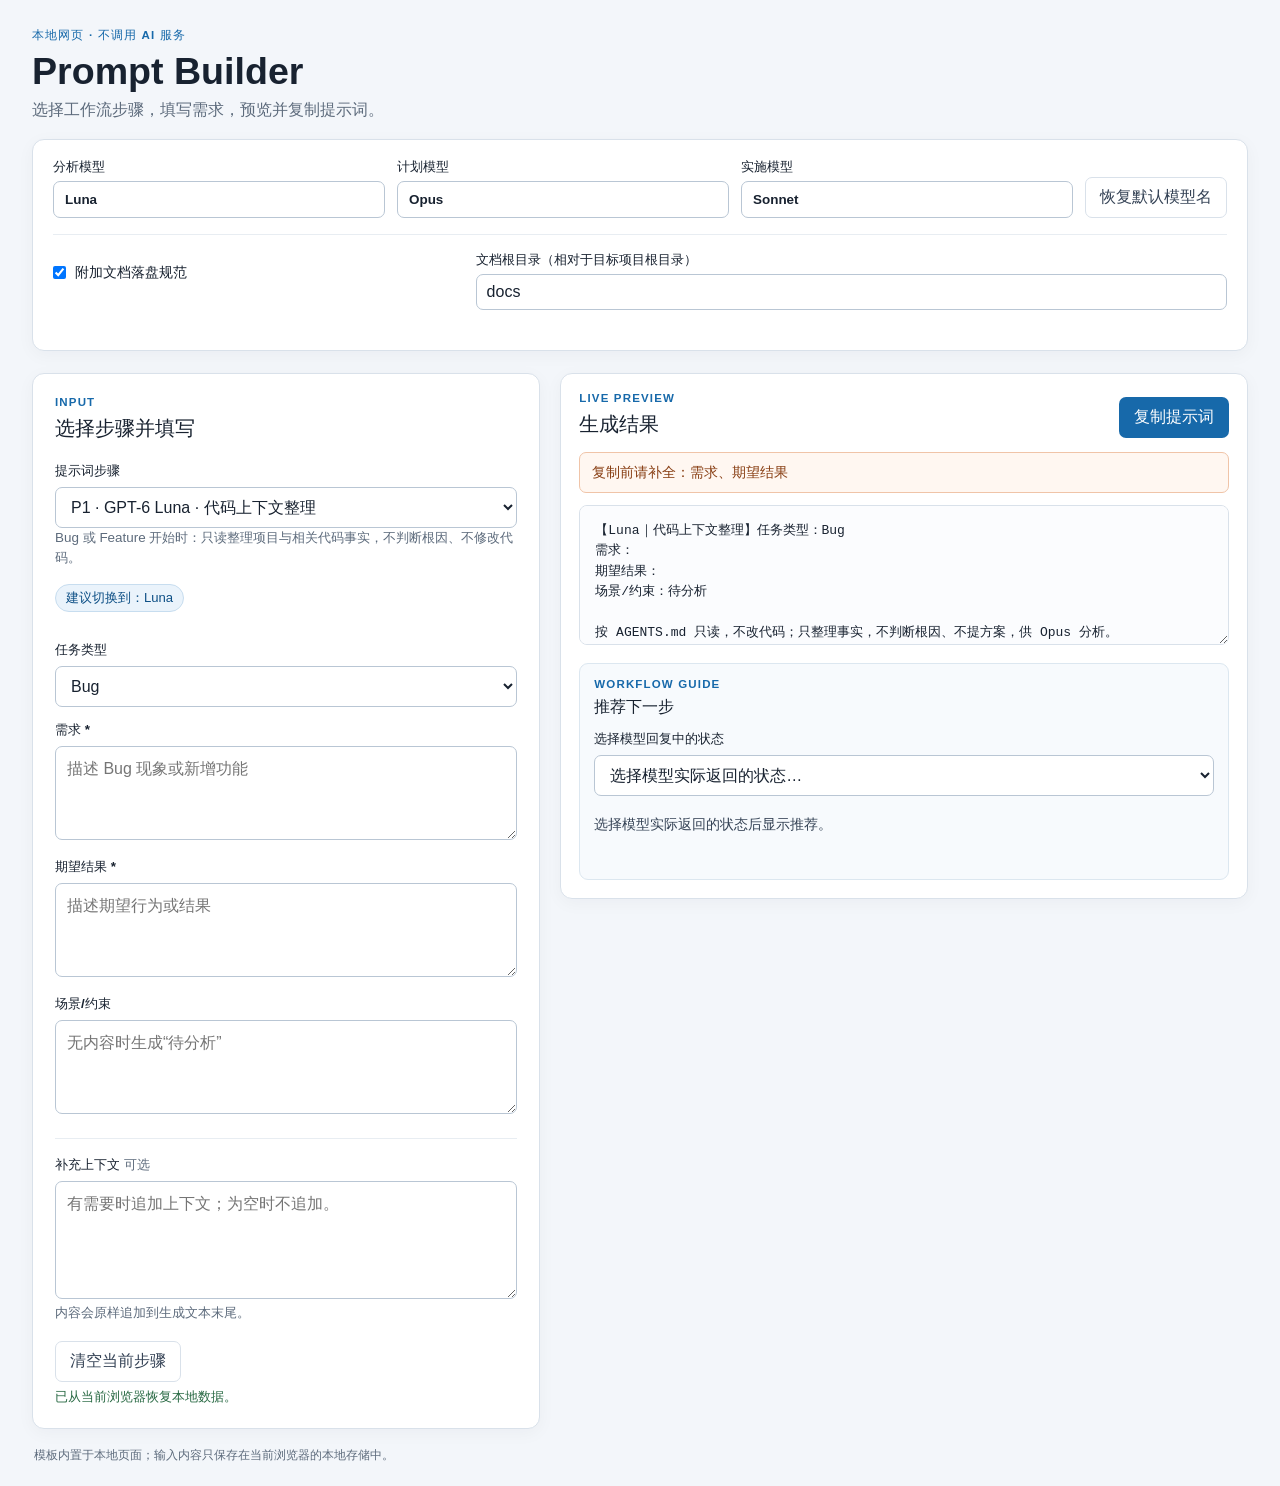
<file: app/index.html>
<!doctype html>
<html lang="zh-CN">
<head>
  <meta charset="utf-8">
  <meta name="viewport" content="width=device-width, initial-scale=1">
  <meta name="color-scheme" content="light">
  <title>Prompt Builder</title>
  <link rel="stylesheet" href="style.css">
  <script defer src="templates.js"></script>
  <script defer src="app.js"></script>
</head>
<body>
  <div id="app" class="page-shell">
    <header class="page-header">
      <div>
        <p class="eyebrow">本地网页 · 不调用 AI 服务</p>
        <h1>Prompt Builder</h1>
        <p class="subtitle">选择工作流步骤，填写需求，预览并复制提示词。</p>
      </div>
    </header>

    <div class="global-settings">
      <div class="model-settings" aria-label="模型名称设置">
        <label>分析模型<input id="model-analyst" autocomplete="off" maxlength="80"></label>
        <label>计划模型<input id="model-planner" autocomplete="off" maxlength="80"></label>
        <label>实施模型<input id="model-implementer" autocomplete="off" maxlength="80"></label>
        <button id="reset-models" class="button button-quiet" type="button">恢复默认模型名</button>
      </div>

      <section class="doc-settings" aria-label="文档落盘规范设置">
        <label class="doc-toggle-label" for="doc-rules-toggle">
          <input id="doc-rules-toggle" type="checkbox">
          附加文档落盘规范
        </label>
        <div class="doc-root-field">
          <label class="field-label" for="docs-root">文档根目录（相对于目标项目根目录）</label>
          <input id="docs-root" class="control" type="text" value="docs" autocomplete="off" spellcheck="false">
          <p id="docs-root-notice" class="help-text" role="status" aria-live="polite"></p>
        </div>
      </section>
    </div>

    <main class="workspace">
      <section class="panel editor-panel" aria-labelledby="editor-heading">
        <div class="panel-heading">
          <div>
            <p class="eyebrow">INPUT</p>
            <h2 id="editor-heading">选择步骤并填写</h2>
          </div>
        </div>

        <label class="field-label" for="step-select">提示词步骤</label>
        <select id="step-select" class="control"></select>
        <p id="step-description" class="help-text"></p>
        <p id="role-hint" class="role-hint"></p>

        <div id="step-fields" class="step-fields"></div>

        <div class="context-block">
          <label class="field-label" for="extra-context">补充上下文 <span class="optional">可选</span></label>
          <textarea id="extra-context" class="control" rows="4" placeholder="有需要时追加上下文；为空时不追加。"></textarea>
          <p class="help-text">内容会原样追加到生成文本末尾。</p>
        </div>

        <div class="editor-actions">
          <button id="clear-step" class="button button-quiet" type="button">清空当前步骤</button>
          <button id="write-agents" class="button button-secondary" type="button" hidden>选择 AGENTS.md 并回写</button>
        </div>
        <p id="storage-status" class="status-text" role="status" aria-live="polite"></p>
      </section>

      <section class="panel output-panel" aria-labelledby="preview-heading">
        <div class="preview-heading-row">
          <div>
            <p class="eyebrow">LIVE PREVIEW</p>
            <h2 id="preview-heading">生成结果</h2>
          </div>
          <button id="copy-prompt" class="button button-primary" type="button">复制提示词</button>
        </div>
        <div id="validation-message" class="validation-message" role="alert" hidden></div>
        <textarea id="prompt-preview" class="preview" aria-label="提示词预览" spellcheck="false" readonly></textarea>
        <p id="copy-status" class="status-text" role="status" aria-live="polite"></p>

        <section class="recommendation" aria-labelledby="recommend-heading">
          <div>
            <p class="eyebrow">WORKFLOW GUIDE</p>
            <h3 id="recommend-heading">推荐下一步</h3>
          </div>
          <label class="field-label" for="status-select">选择模型回复中的状态</label>
          <select id="status-select" class="control"></select>
          <div id="recommend-result" class="recommend-result" aria-live="polite">
            选择当前步骤后，再选择模型实际返回的状态。
          </div>
          <button id="go-next" class="button button-secondary" type="button" hidden></button>
        </section>
      </section>
    </main>

    <dialog id="write-dialog" class="write-dialog">
      <form method="dialog" class="dialog-content">
        <h2>确认回写 AGENTS.md</h2>
        <p id="write-summary" class="help-text"></p>
        <div class="diff-grid">
          <section><h3>原规则</h3><pre id="old-rules" class="diff-box"></pre></section>
          <section><h3>新规则</h3><pre id="new-rules" class="diff-box"></pre></section>
        </div>
        <p class="warning-text">确认后只写入目标规则章节。建议先使用临时文件验证。</p>
        <div class="dialog-actions">
          <button id="cancel-write" class="button button-quiet" type="button">取消</button>
          <button id="confirm-write" class="button button-primary" type="button">确认写入</button>
        </div>
      </form>
    </dialog>

    <footer class="page-footer">模板内置于本地页面；输入内容只保存在当前浏览器的本地存储中。</footer>
  </div>
</body>
</html>
</file>
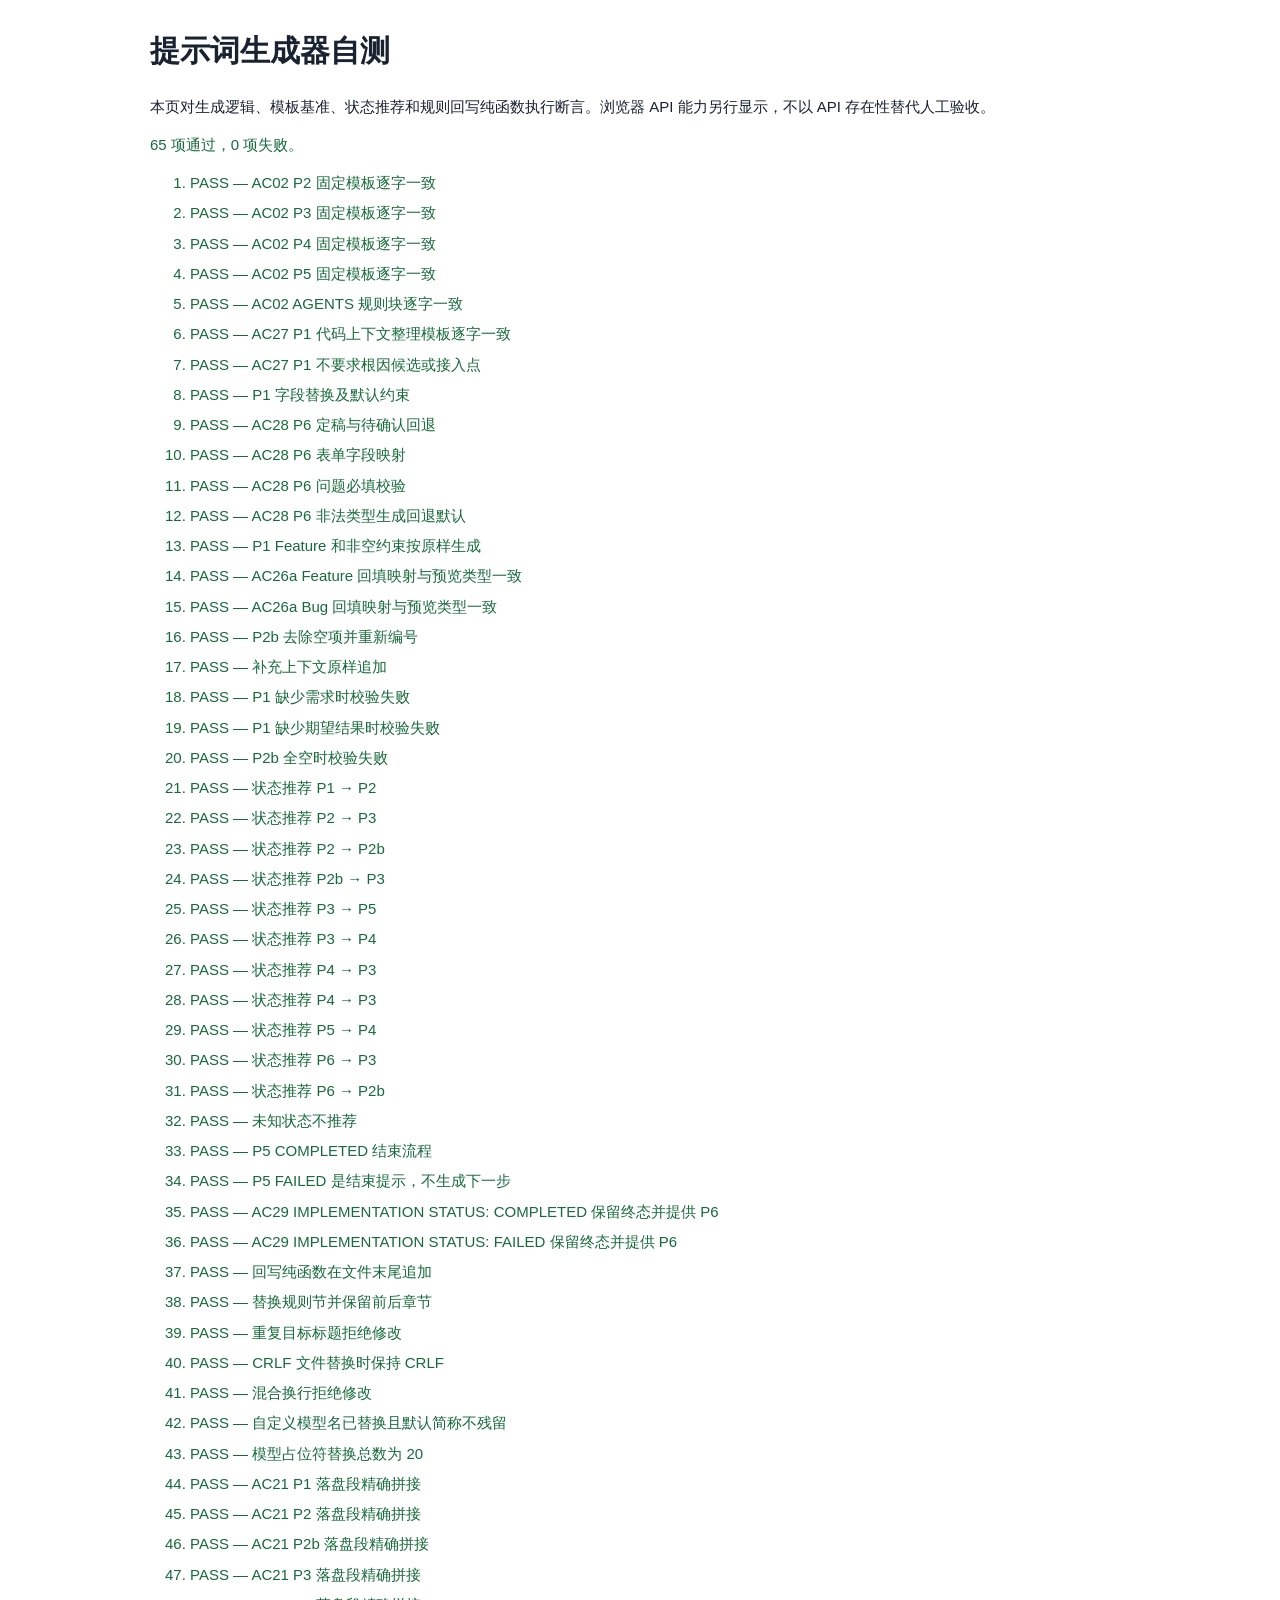
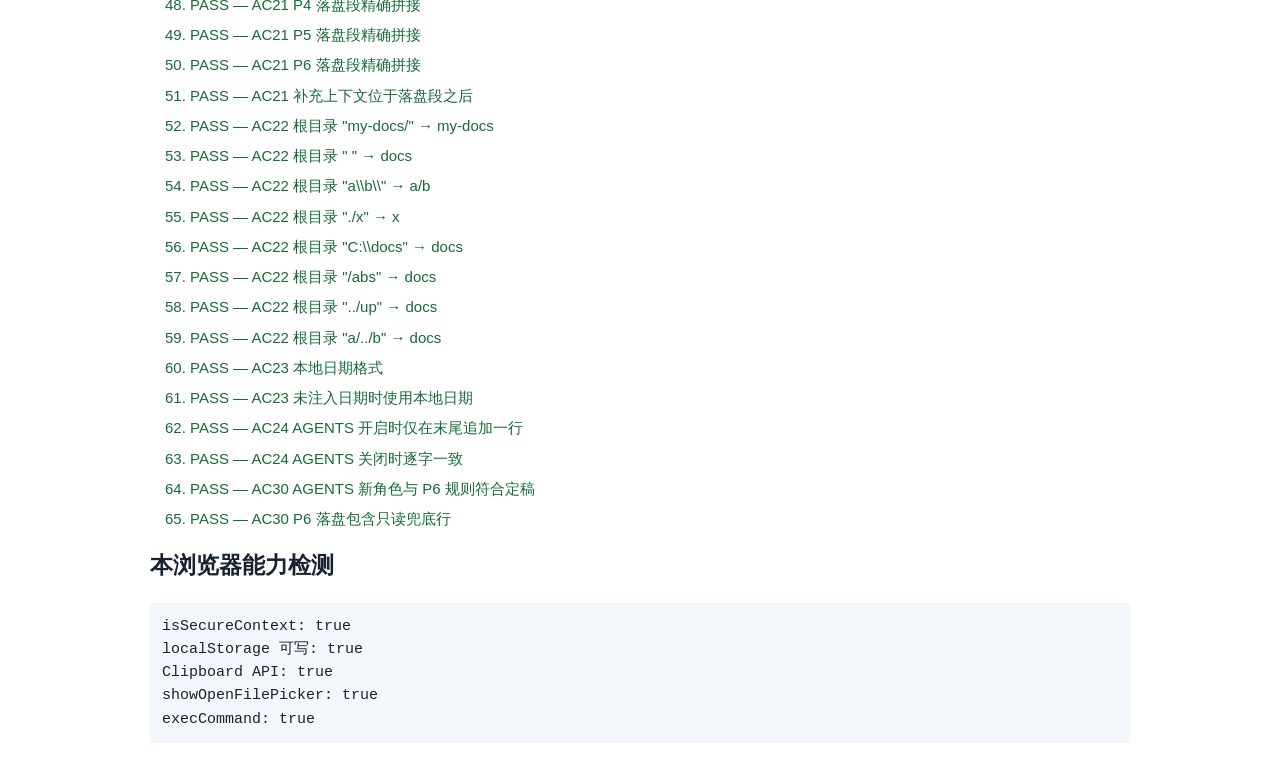
<file: app/selftest.html>
<!doctype html>
<html lang="zh-CN">
<head>
  <meta charset="utf-8">
  <meta name="viewport" content="width=device-width, initial-scale=1">
  <title>Duo 提示词生成器自测</title>
  <style>
    body { font: 15px/1.55 "Segoe UI", sans-serif; max-width: 980px; margin: 28px auto; padding: 0 18px; color: #182230; }
    .pass { color: #176b3a; } .fail { color: #a12720; }
    li { margin: 7px 0; } pre { white-space: pre-wrap; overflow-wrap: anywhere; background: #f3f6fa; padding: 12px; }
  </style>
  <script defer src="templates.js"></script>
  <script defer src="app.js"></script>
</head>
<body>
  <h1>提示词生成器自测</h1>
  <p>本页对生成逻辑、模板基准、状态推荐和规则回写纯函数执行断言。浏览器 API 能力另行显示，不以 API 存在性替代人工验收。</p>
  <p id="summary" role="status">正在运行…</p>
  <ol id="results"></ol>
  <h2>本浏览器能力检测</h2>
  <pre id="capabilities">检测中…</pre>
  <script>
    document.addEventListener("DOMContentLoaded", function () {
      "use strict";
      const results = document.getElementById("results");
      let passed = 0;
      let failed = 0;
      function assert(name, condition, detail) {
        const li = document.createElement("li");
        li.className = condition ? "pass" : "fail";
        li.textContent = `${condition ? "PASS" : "FAIL"} — ${name}${detail ? `：${detail}` : ""}`;
        results.append(li);
        if (condition) passed += 1; else failed += 1;
      }
      function equal(name, actual, expected) {
        assert(name, actual === expected, actual === expected ? "" : "输出与独立源文档基准不同");
      }

      const defaults = { analyst: "Luna", planner: "Opus", implementer: "Sonnet" };
      const sourceP2 = `【Opus｜设计计划】基于 Luna 整理的代码上下文复核代码（不盲信），由你判定 Bug 根因或 Feature 接入点，不改代码。
输出：
1. 目标与范围（含不做什么）；Bug 写明根因
2. 修改文件/函数、新增文件（尽量无）、禁止修改项
3. 实施步骤（每步含编译检查点）
4. 边界情况与风险
5. AC：Given/When/Then，可判定，覆盖正常/边界/异常/回归/数据完整性
6. 验证方案、停止与回滚条件
7. Developer Handoff
会改变行为的问题列为“需用户确认”，其余采用合理默认并注明。
结尾：PLAN APPROVED 或 NEED USER INPUT`;
      const sourceP3 = `【Sonnet｜实施前复核】读取最新 Developer Handoff，先不改代码。
用实际代码核对：文件/函数/API 是否存在、调用关系、依赖、范围、AC 可测性。
- 无问题：简述步骤与 AC → PLAN STATUS: READY TO IMPLEMENT
- 有设计级问题：逐项给出 原计划 / 代码证据 / 冲突与影响 / 需 Opus 决定什么 → PLAN STATUS: REVIEW REQUIRED
不要自行修改方案。`;
      const sourceP4 = `【Opus｜裁决】审查 Sonnet 最新报告并复核代码，不改代码。
每项：ACCEPT / REJECT / PARTIAL + 证据 + 对计划的影响。
若为 BLOCKED：说明已改代码 KEEP / ROLLBACK。
只改受影响部分。输出 PLAN DECISION: ORIGINAL PLAN CONFIRMED 或 PLAN UPDATED + Updated Developer Handoff。`;
      const sourceP5 = `【Sonnet｜实施】确认。按最新 Developer Handoff 逐步实施，每步编译。
遇设计级冲突立即停止 → IMPLEMENTATION STATUS: BLOCKED（当前步骤 / 代码证据 / 已改内容 / 需决定事项）。
完成后输出：
- IMPLEMENTATION STATUS: COMPLETED / FAILED
- 改动文件与函数
- 每条 AC：PASS / FAIL / NOT TESTED + 证据
- 构建命令与 warnings（对比基线）
- 范围检查（越权文件 / 重构 / 接口或格式变化）
- 未验证 AC 的手动测试步骤、遗留问题`;
      const sourceAgents = `## 三模型协作规则
- 角色：Luna 只读整理代码上下文，不判断根因；Opus 根因分析/设计/计划/AC/裁决，不改代码；Sonnet 复核计划后实施。
- 实施后仍有 Bug 或需追加 Feature：由 Opus 用 P6 基于最新 Handoff 和代码直接处理，不回到 P1。
- 同一 Session 用 /model 切换，不 /new；以最新 Developer Handoff 为准，不恢复被否决的旧方案。
- 权限：编码细节（命名、局部写法、风格）由 Sonnet 决定；范围、架构、业务逻辑、接口、数据/配置格式、AC、PLC/设备安全由 Opus 决定。Sonnet 可用代码证据质疑，不得自行改方案。
- 修改：最小改动；只改授权文件；不做无关重构、不升级依赖；Feature 扩展复用不重写，Bug 修根因不打补丁。
- Git：实施前 git status，不覆盖已有改动；未授权不 commit/push/建删分支。
- 验证：按步骤编译；warnings 与基线对比；未实际执行的 AC 只能标 NOT TESTED；无法自动验证的 AC 给出手动测试步骤。
- 状态词：ANALYSIS COMPLETE / PLAN APPROVED / NEED USER INPUT / PLAN STATUS: READY TO IMPLEMENT / PLAN STATUS: REVIEW REQUIRED / PLAN DECISION: PLAN UPDATED / PLAN DECISION: ORIGINAL PLAN CONFIRMED / IMPLEMENTATION STATUS: COMPLETED / FAILED / BLOCKED`;
      const filledP1 = `【Luna｜代码上下文整理】任务类型：Bug
需求：需求示例
期望结果：期望示例
场景/约束：待分析

按 AGENTS.md 只读，不改代码；只整理事实，不判断根因、不提方案，供 Opus 分析。
输出：项目用途与整体结构、与需求相关的文件/函数/调用链、现有数据流与配置、相关测试、可能受影响的模块；每项注明文件路径（尽量含行号），区分已核实事实与未读/不确定处。
结尾：ANALYSIS COMPLETE`;
      const sourceP6 = `【Opus｜实施后修正】类型：实施后 Bug
问题/新需求：现象示例
期望结果：待确认

基于最新 Developer Handoff、实施报告和当前代码（含 Sonnet 本轮改动）直接定位，不回到 Luna 重做分析，不改代码。
输出：
1. Bug：根因（文件/函数/行号证据），是否由本轮改动引入；Feature：接入点及对现有方案的影响
2. 变更对照（旧→新），新增或修订的 AC（含回归）
3. Updated Developer Handoff（只改受影响部分）
缺少上下文时列出需查看的具体文件，不猜测。
结尾：PLAN APPROVED 或 NEED USER INPUT`;
      const filledP2b = `【Opus｜需求补充】
1. 第一项
2. 第三项
只更新受影响部分，其余保持不变，不改代码。
输出：变更对照（旧→新）+ Updated Developer Handoff。
结尾：PLAN APPROVED`;

      equal("AC02 P2 固定模板逐字一致", PromptApp.buildPrompt("P2", {}, defaults, ""), sourceP2);
      equal("AC02 P3 固定模板逐字一致", PromptApp.buildPrompt("P3", {}, defaults, ""), sourceP3);
      equal("AC02 P4 固定模板逐字一致", PromptApp.buildPrompt("P4", {}, defaults, ""), sourceP4);
      equal("AC02 P5 固定模板逐字一致", PromptApp.buildPrompt("P5", {}, defaults, ""), sourceP5);
      equal("AC02 AGENTS 规则块逐字一致", PromptApp.buildPrompt("AGENTS", {}, defaults, ""), sourceAgents);
      equal("AC27 P1 代码上下文整理模板逐字一致", PromptApp.buildPrompt("P1", { taskType: "Bug", requirement: "需求示例", expected: "期望示例", constraints: "" }, defaults, ""), filledP1);
      assert("AC27 P1 不要求根因候选或接入点", !filledP1.includes("根因候选") && !filledP1.includes("接入点") && filledP1.includes("不判断根因、不提方案"));
      equal("P1 字段替换及默认约束", PromptApp.buildPrompt("P1", { taskType: "Bug", requirement: "需求示例", expected: "期望示例", constraints: "" }, defaults, ""), filledP1);
      const p6Form = { issueType: "实施后 Bug", issue: "现象示例", expected: "" };
      equal("AC28 P6 定稿与待确认回退", PromptApp.buildPrompt("P6", p6Form, defaults, ""), sourceP6);
      const p6Fields = PromptApp.getP6FieldValues(p6Form);
      assert("AC28 P6 表单字段映射", Object.keys(p6Fields).join(",") === "issue-type,issue,issue-expected" && p6Fields["issue-type"] === "实施后 Bug" && p6Fields.issue === "现象示例" && p6Fields["issue-expected"] === "");
      assert("AC28 P6 问题必填校验", PromptApp.validateStep("P6", { issue: "  " }).includes("问题/新需求") && PromptApp.validateStep("P6", { issue: "problem" }).length === 0);
      assert("AC28 P6 非法类型生成回退默认", PromptApp.buildPrompt("P6", { ...p6Form, issueType: "invalid" }, defaults, "") === sourceP6);
      const featureP1 = PromptApp.buildPrompt("P1", { taskType: "Feature", requirement: "需求", expected: "结果", constraints: "仅限本地使用" }, defaults, "");
      assert("P1 Feature 和非空约束按原样生成", featureP1.includes("任务类型：Feature\n需求：需求\n期望结果：结果\n场景/约束：仅限本地使用"));
      [
        { label: "Feature", form: { taskType: "Feature", requirement: "r", expected: "e", constraints: "c" } },
        { label: "Bug", form: { taskType: "Bug", requirement: "r", expected: "e", constraints: "c" } }
      ].forEach(({ label, form }) => {
        const mapped = PromptApp.getP1FieldValues(form);
        const generatedTaskType = PromptApp.buildPrompt("P1", form, defaults, "").match(/任务类型：([^\r\n]+)/)[1];
        assert(`AC26a ${label} 回填映射与预览类型一致`,
          Object.keys(mapped).join(",") === "task-type,requirement,expected,constraints" &&
          !Object.prototype.hasOwnProperty.call(mapped, "taskType") &&
          mapped["task-type"] === form.taskType && mapped.requirement === form.requirement &&
          mapped.expected === form.expected && mapped.constraints === form.constraints &&
          generatedTaskType === mapped["task-type"]);
      });
      equal("P2b 去除空项并重新编号", PromptApp.buildPrompt("P2b", { items: ["第一项", "  ", "第三项"] }, defaults, ""), filledP2b);
      equal("补充上下文原样追加", PromptApp.buildPrompt("P2", {}, defaults, "补充内容"), `${sourceP2}\n\n补充内容`);
      assert("P1 缺少需求时校验失败", PromptApp.validateStep("P1", { requirement: "", expected: "有值" }).includes("需求"));
      assert("P1 缺少期望结果时校验失败", PromptApp.validateStep("P1", { requirement: "有值", expected: "" }).includes("期望结果"));
      assert("P2b 全空时校验失败", PromptApp.validateStep("P2b", { items: ["", "  "] }).length > 0);
      const routeCases = [
        ["P1", "ANALYSIS COMPLETE", "P2", "planner"],
        ["P2", "PLAN APPROVED", "P3", "implementer"],
        ["P2", "NEED USER INPUT", "P2b", "planner"],
        ["P2b", "PLAN APPROVED", "P3", "implementer"],
        ["P3", "PLAN STATUS: READY TO IMPLEMENT", "P5", "implementer"],
        ["P3", "PLAN STATUS: REVIEW REQUIRED", "P4", "planner"],
        ["P4", "PLAN DECISION: ORIGINAL PLAN CONFIRMED", "P3", "implementer"],
        ["P4", "PLAN DECISION: PLAN UPDATED", "P3", "implementer"],
        ["P5", "IMPLEMENTATION STATUS: BLOCKED", "P4", "planner"],
        ["P6", "PLAN APPROVED", "P3", "implementer"],
        ["P6", "NEED USER INPUT", "P2b", "planner"]
      ];
      routeCases.forEach(([step, status, next, model]) => {
        const route = PromptApp.getRecommendation(step, status);
        assert(`状态推荐 ${step} → ${next}`, Boolean(route && route.next === next && route.model === model));
      });
      assert("未知状态不推荐", PromptApp.getRecommendation("P3", "UNKNOWN") === null);
      assert("P5 COMPLETED 结束流程", PromptApp.getRecommendation("P5", "IMPLEMENTATION STATUS: COMPLETED").terminal === "completed");
      assert("P5 FAILED 是结束提示，不生成下一步", PromptApp.getRecommendation("P5", "IMPLEMENTATION STATUS: FAILED").terminal === "failed");
      ["IMPLEMENTATION STATUS: COMPLETED", "IMPLEMENTATION STATUS: FAILED"].forEach((status) => {
        const route = PromptApp.getRecommendation("P5", status);
        assert(`AC29 ${status} 保留终态并提供 P6`, route.terminal === (status.endsWith("COMPLETED") ? "completed" : "failed") && route.next === "P6" && route.model === "planner");
      });
      const append = PromptApp.replaceAgentsSection("# Existing\nBody\n", "## 三模型协作规则\nRule");
      assert("回写纯函数在文件末尾追加", append.action === "append" && append.text.startsWith("# Existing\nBody\n\n## 三模型协作规则"));
      const replaced = PromptApp.replaceAgentsSection("# Before\n\n## 三模型协作规则\nOld\n\n## After\nKeep", "## 三模型协作规则\nNew");
      assert("替换规则节并保留前后章节", replaced.action === "replace" && replaced.text === "# Before\n\n## 三模型协作规则\nNew\n\n## After\nKeep");
      const duplicate = PromptApp.replaceAgentsSection("## 三模型协作规则\nA\n## 三模型协作规则\nB", "New");
      assert("重复目标标题拒绝修改", Boolean(duplicate.error) && duplicate.text === undefined);
      const crlf = PromptApp.replaceAgentsSection("# Before\r\n\r\n## 三模型协作规则\r\nOld\r\n\r\n## After\r\nKeep", "## 三模型协作规则\nNew");
      assert("CRLF 文件替换时保持 CRLF", crlf.text && crlf.text.includes("\r\n## After\r\nKeep") && !/(?<!\r)\n/.test(crlf.text));
      const mixed = PromptApp.replaceAgentsSection("# A\r\nB\n", "New");
      assert("混合换行拒绝修改", Boolean(mixed.error) && mixed.text === undefined);
      const customModels = { analyst: "AnalystModelXYZ", planner: "PlannerModelXYZ", implementer: "ImplementerModelXYZ" };
      const roleOutput = ["P1", "P2", "P2b", "P3", "P4", "P5", "P6", "AGENTS"].map((step) => PromptApp.buildPrompt(step, step === "P6" ? { issueType: "实施后 Bug", issue: "x", expected: "y" } : { taskType: "Bug", requirement: "x", expected: "y", items: ["z"] }, customModels, "")).join("\n");
      const occurrences = (text, value) => text.split(value).length - 1;
      assert("自定义模型名已替换且默认简称不残留", roleOutput.includes("【AnalystModelXYZ｜") && roleOutput.includes("【PlannerModelXYZ｜") && roleOutput.includes("【ImplementerModelXYZ｜") && !roleOutput.includes("【Luna｜") && !roleOutput.includes("【Opus｜") && !roleOutput.includes("【Sonnet｜"));
      assert("模型占位符替换总数为 20", occurrences(roleOutput, "AnalystModelXYZ") === 4 && occurrences(roleOutput, "PlannerModelXYZ") === 9 && occurrences(roleOutput, "ImplementerModelXYZ") === 7);

      const docOptions = { docRules: true, docsRoot: "docs", date: "2026-01-01" };
      const expectedDocBlock = (stepLine, includeFallback) => [
        "文档落盘（项目根目录下 docs/）：",
        `- 写入：${stepLine}`,
        "- 只写上列文档，不改其他文件；PLAN.md、ACCEPTANCE.md、REQUIREMENTS.md、handoff/HANDOFF_latest.md 为规范文件，按要求原位更新；带日期的文件已存在时追加 _2、_3，不覆盖；不确定内容标“待确认”。",
        ...(includeFallback ? ["- 若当前为只读/Plan 模式无法写文件：在输出末尾列出“待落盘文件”（路径 + 完整内容），由 Sonnet 在 P3 开始时写入。"] : [])
      ].join("\n");
      const docSteps = [
        ["P1", filledP1, "docs/analysis/2026-01-01_analysis.md（分析全文）", true, { taskType: "Bug", requirement: "需求示例", expected: "期望示例", constraints: "" }],
        ["P2", sourceP2, "docs/PLAN.md（目标/范围/步骤/风险）、docs/ACCEPTANCE.md（AC 与验证方案）、docs/handoff/HANDOFF_latest.md（Developer Handoff）", true, {}],
        ["P2b", filledP2b, "docs/REQUIREMENTS.md（追加本次需求）、docs/PLAN.md（追加变更对照与版本摘要）、docs/handoff/HANDOFF_latest.md（整份替换为最新版）；AC 受影响时同步更新 docs/ACCEPTANCE.md", true, { items: ["第一项", "", "第三项"] }],
        ["P3", sourceP3, "先将上一阶段“待落盘文件”写入对应路径；复核结论写入 docs/review/2026-01-01_plan-review.md（写文档不算改代码）", false, {}],
        ["P4", sourceP4, "docs/review/2026-01-01_decision.md；若为 PLAN UPDATED，同步更新 docs/PLAN.md 与 docs/handoff/HANDOFF_latest.md；AC 受影响时同步更新 docs/ACCEPTANCE.md", true, {}],
        ["P5", sourceP5, "docs/handoff/2026-01-01_implementation-report.md；更新 docs/ACCEPTANCE.md 结果表（仅有证据的项可记 PASS）", false, {}],
        ["P6", sourceP6, "docs/review/2026-01-01_post-impl.md（根因/接入点定位）、docs/REQUIREMENTS.md（追加本次问题/需求）、docs/PLAN.md（追加变更对照与版本摘要）、docs/handoff/HANDOFF_latest.md（整份替换为最新版）；AC 受影响时同步更新 docs/ACCEPTANCE.md", true, { issueType: "实施后 Bug", issue: "现象示例", expected: "" }]
      ];
      docSteps.forEach(([step, base, stepLine, fallback, form]) => {
        const expected = `${base}\n\n${expectedDocBlock(stepLine, fallback)}`;
        equal(`AC21 ${step} 落盘段精确拼接`, PromptApp.buildPrompt(step, form, defaults, "", docOptions), expected);
      });
      const contextAfterRules = PromptApp.buildPrompt("P1", { taskType: "Bug", requirement: "r", expected: "e", constraints: "" }, defaults, "extra", docOptions);
      assert("AC21 补充上下文位于落盘段之后", contextAfterRules.endsWith("extra") && contextAfterRules.indexOf("extra") > contextAfterRules.indexOf("文档落盘"));

      const docsRootCases = [
        ["my-docs/", "my-docs", false], ["  ", "docs", true], ["a\\b\\", "a/b", false], ["./x", "x", false],
        ["C:\\docs", "docs", true], ["/abs", "docs", true], ["../up", "docs", true], ["a/../b", "docs", true]
      ];
      docsRootCases.forEach(([input, expected, shouldNotify]) => {
        const result = PromptApp.normalizeDocsRoot(input);
        assert(`AC22 根目录 ${JSON.stringify(input)} → ${expected}`, result.value === expected && Boolean(result.notice) === shouldNotify);
      });
      assert("AC23 本地日期格式", PromptApp.getLocalDate(new Date(2026, 0, 1)) === "2026-01-01");
      const currentDate = PromptApp.getLocalDate();
      assert("AC23 未注入日期时使用本地日期", PromptApp.buildPrompt("P1", { taskType: "Bug", requirement: "r", expected: "e" }, defaults, "", { docRules: true, docsRoot: "docs" }).includes(`docs/analysis/${currentDate}_analysis.md`));
      const agentsDocLine = "- 文档：阶段产物写入 docs/（各提示词已注明路径）；只读模式输出“待落盘文件”，由 Sonnet 写入；以 handoff/HANDOFF_latest.md 为最新基准。";
      equal("AC24 AGENTS 开启时仅在末尾追加一行", PromptApp.buildPrompt("AGENTS", {}, defaults, "", docOptions), `${sourceAgents}\n${agentsDocLine}`);
      equal("AC24 AGENTS 关闭时逐字一致", PromptApp.buildPrompt("AGENTS", {}, defaults, "", { docRules: false, docsRoot: "docs", date: "2026-01-01" }), sourceAgents);
      assert("AC30 AGENTS 新角色与 P6 规则符合定稿", sourceAgents.includes("只读整理代码上下文，不判断根因") && sourceAgents.includes("由 Opus 用 P6 基于最新 Handoff 和代码直接处理，不回到 P1"));
      assert("AC30 P6 落盘包含只读兜底行", PromptApp.buildPrompt("P6", p6Form, defaults, "", docOptions).includes("docs/review/2026-01-01_post-impl.md") && PromptApp.buildPrompt("P6", p6Form, defaults, "", docOptions).includes("只读/Plan 模式无法写文件"));

      const summary = document.getElementById("summary");
      summary.textContent = `${passed} 项通过，${failed} 项失败。`;
      summary.className = failed ? "fail" : "pass";
      const storageWorks = (function () {
        try { localStorage.setItem("duo-selftest", "1"); localStorage.removeItem("duo-selftest"); return true; }
        catch (_) { return false; }
      })();
      document.getElementById("capabilities").textContent = [
        `isSecureContext: ${globalThis.isSecureContext}`,
        `localStorage 可写: ${storageWorks}`,
        `Clipboard API: ${Boolean(navigator.clipboard && navigator.clipboard.writeText)}`,
        `showOpenFilePicker: ${typeof globalThis.showOpenFilePicker === "function"}`,
        `execCommand: ${typeof document.execCommand === "function"}`
      ].join("\n");
    });
  </script>
</body>
</html>
</file>
<file: app/style.css>
:root {
  font-family: "Segoe UI", "Microsoft YaHei", sans-serif;
  color: #182230;
  background: #f3f6fa;
  font-synthesis: none;
  text-rendering: optimizeLegibility;
  --blue: #1769aa;
  --blue-dark: #0d4f85;
  --border: #d9e1ea;
  --muted: #5d6b7c;
  --panel: #fff;
}

* { box-sizing: border-box; }
body { margin: 0; min-width: 320px; }
button, input, select, textarea { font: inherit; }
button { cursor: pointer; }
.page-shell { max-width: 1440px; margin: 0 auto; padding: 28px 32px 22px; }
.page-header { display: block; margin-bottom: 18px; }
h1, h2, h3, p { margin-top: 0; }
h1 { font-size: clamp(1.7rem, 3vw, 2.35rem); margin-bottom: 7px; }
h2 { font-size: 1.25rem; margin: 0; }
h3 { font-size: 1rem; margin-bottom: 12px; }
.subtitle { color: var(--muted); margin-bottom: 0; }
.eyebrow { color: var(--blue); font-size: .72rem; font-weight: 750; letter-spacing: .1em; margin-bottom: 7px; }
.global-settings { display: grid; gap: 16px; margin: 0 0 22px; padding: 18px 20px; border: 1px solid var(--border); border-radius: 12px; background: #fff; box-shadow: 0 4px 18px rgb(24 34 48 / 4%); }
.model-settings { display: grid; grid-template-columns: repeat(3, minmax(0, 1fr)) auto; gap: 12px; align-items: end; min-width: 0; }
.model-settings label { display: block; min-width: 0; font-size: .84rem; font-weight: 650; margin: 0; }
.field-label { display: block; font-size: .84rem; font-weight: 650; margin-bottom: 7px; }
.model-settings input { width: 100%; min-width: 0; margin-top: 5px; }
.model-settings .button { align-self: end; min-height: 40px; white-space: nowrap; }
.doc-settings { display: grid; grid-template-columns: minmax(220px, .7fr) minmax(320px, 1.3fr); gap: 18px; align-items: start; margin: 0; padding: 16px 0 0; border: 0; border-top: 1px solid #e8edf2; border-radius: 0; background: transparent; }
.doc-toggle-label { display: flex; align-items: center; gap: 9px; min-height: 42px; font-size: .9rem; font-weight: 650; }
.doc-toggle-label input { width: auto; margin: 0; }
.doc-root-field .field-label { margin-bottom: 5px; }
.doc-root-field .control { padding: 8px 10px; }
.doc-root-field .help-text { min-height: 1.25em; margin: 5px 0 0; }
.workspace { display: grid; grid-template-columns: minmax(320px, .85fr) minmax(440px, 1.15fr); gap: 20px; align-items: start; }
.panel { min-width: 0; background: var(--panel); border: 1px solid var(--border); border-radius: 12px; padding: 22px; box-shadow: 0 4px 18px rgb(24 34 48 / 4%); }
.output-panel { padding: 18px; }
.panel-heading, .preview-heading-row { display: flex; justify-content: space-between; align-items: center; gap: 12px; margin-bottom: 20px; }
.output-panel .preview-heading-row { margin-bottom: 14px; }
.control, input { width: 100%; border: 1px solid #b9c6d4; border-radius: 7px; background: #fff; color: inherit; padding: 10px 11px; }
.control:focus, input:focus, button:focus-visible { outline: 3px solid rgb(23 105 170 / 22%); outline-offset: 1px; border-color: var(--blue); }
textarea.control { resize: vertical; min-height: 90px; line-height: 1.5; }
.step-fields { margin-top: 19px; }
.step-description, .help-text { color: var(--muted); font-size: .84rem; line-height: 1.5; }
.step-description { margin: 8px 0 5px; }
.role-hint { display: inline-flex; align-items: center; width: fit-content; max-width: 100%; color: var(--blue-dark); background: #eaf3fb; border: 1px solid #c7ddef; border-radius: 999px; padding: 4px 10px; font-size: .82rem; line-height: 1.4; margin: 2px 0 10px; }
.field { margin: 14px 0; }
.field textarea { min-height: 74px; }
.field-label .optional { color: var(--muted); font-weight: 400; }
.context-block { border-top: 1px solid #e8edf2; margin-top: 20px; padding-top: 17px; }
.editor-actions { display: flex; flex-wrap: wrap; gap: 10px; margin-top: 18px; }
.button { border: 1px solid transparent; border-radius: 7px; padding: 9px 14px; font-weight: 650; transition: background .12s ease, border-color .12s ease; }
.button-primary { color: #fff; background: var(--blue); }
.button-primary:hover { background: var(--blue-dark); }
.button-secondary { color: var(--blue-dark); background: #eaf3fb; border-color: #c7ddef; }
.button-secondary:hover { background: #dbeefa; }
.button-quiet { color: #344255; background: #fff; border-color: var(--border); }
.button-quiet:hover { background: #f4f7fa; }
.preview-heading-row { align-items: flex-end; }
.preview { width: 100%; height: clamp(120px, calc(100vh - 760px), 170px); min-height: 0; resize: vertical; border: 1px solid var(--border); border-radius: 8px; padding: 15px; color: #182230; background: #fbfcfe; font: 13px/1.58 Consolas, "Cascadia Code", monospace; white-space: pre-wrap; overflow-wrap: anywhere; overflow-x: hidden; overflow-y: auto; }
.output-panel > .status-text { min-height: 0; margin-top: 2px; }
.validation-message { margin: 0 0 12px; border: 1px solid #f0c4a8; background: #fff7f1; color: #883e13; padding: 10px 12px; border-radius: 7px; font-size: .88rem; }
.status-text { min-height: 1.2em; margin: 6px 0 0; color: #286943; font-size: .83rem; }
.recommendation { margin-top: 14px; padding: 14px; border: 1px solid #dce7f0; border-radius: 9px; background: #f7fafd; }
.recommendation .control { margin-bottom: 12px; }
.recommend-result { color: #344255; min-height: 2.7em; font-size: .9rem; line-height: 1.5; margin: 6px 0 12px; }
.list-row { display: grid; grid-template-columns: 1fr auto; gap: 8px; margin: 8px 0; }
.list-row input { min-width: 0; }
.add-row { margin-top: 4px; }
.write-dialog { width: min(1000px, calc(100% - 28px)); max-height: 90vh; padding: 0; border: 1px solid var(--border); border-radius: 12px; box-shadow: 0 20px 70px rgb(0 0 0 / 25%); }
.write-dialog::backdrop { background: rgb(12 22 34 / 55%); }
.dialog-content { padding: 22px; }
.diff-grid { display: grid; grid-template-columns: 1fr 1fr; gap: 12px; }
.diff-box { min-height: 180px; max-height: 38vh; overflow: auto; white-space: pre-wrap; overflow-wrap: anywhere; padding: 12px; border: 1px solid var(--border); border-radius: 7px; background: #f8fafc; font: 12px/1.5 Consolas, monospace; }
.warning-text { color: #80520b; font-size: .85rem; }
.dialog-actions { display: flex; justify-content: flex-end; gap: 10px; }
.page-footer { color: var(--muted); font-size: .78rem; padding: 18px 2px 0; }
@media (min-width: 1200px) {
  .output-panel { position: sticky; top: 16px; }
}
@media (max-width: 950px) {
  .global-settings { gap: 14px; padding: 16px; }
  .model-settings { grid-template-columns: repeat(2, minmax(0, 1fr)); min-width: 0; }
  .model-settings .button { grid-column: 1 / -1; justify-self: start; }
  .doc-settings { grid-template-columns: 1fr; gap: 8px; }
  .workspace { grid-template-columns: 1fr; }
  .preview { height: auto; min-height: 360px; }
}
@media (max-width: 560px) {
  .page-shell { padding: 18px 12px; }
  .panel { padding: 16px; }
  .global-settings { padding: 14px; }
  .model-settings { grid-template-columns: 1fr; }
  .model-settings .button { width: 100%; }
  .doc-settings { grid-template-columns: 1fr; }
  .preview-heading-row { align-items: flex-start; flex-direction: column; }
  .diff-grid { grid-template-columns: 1fr; }
}
</file>
